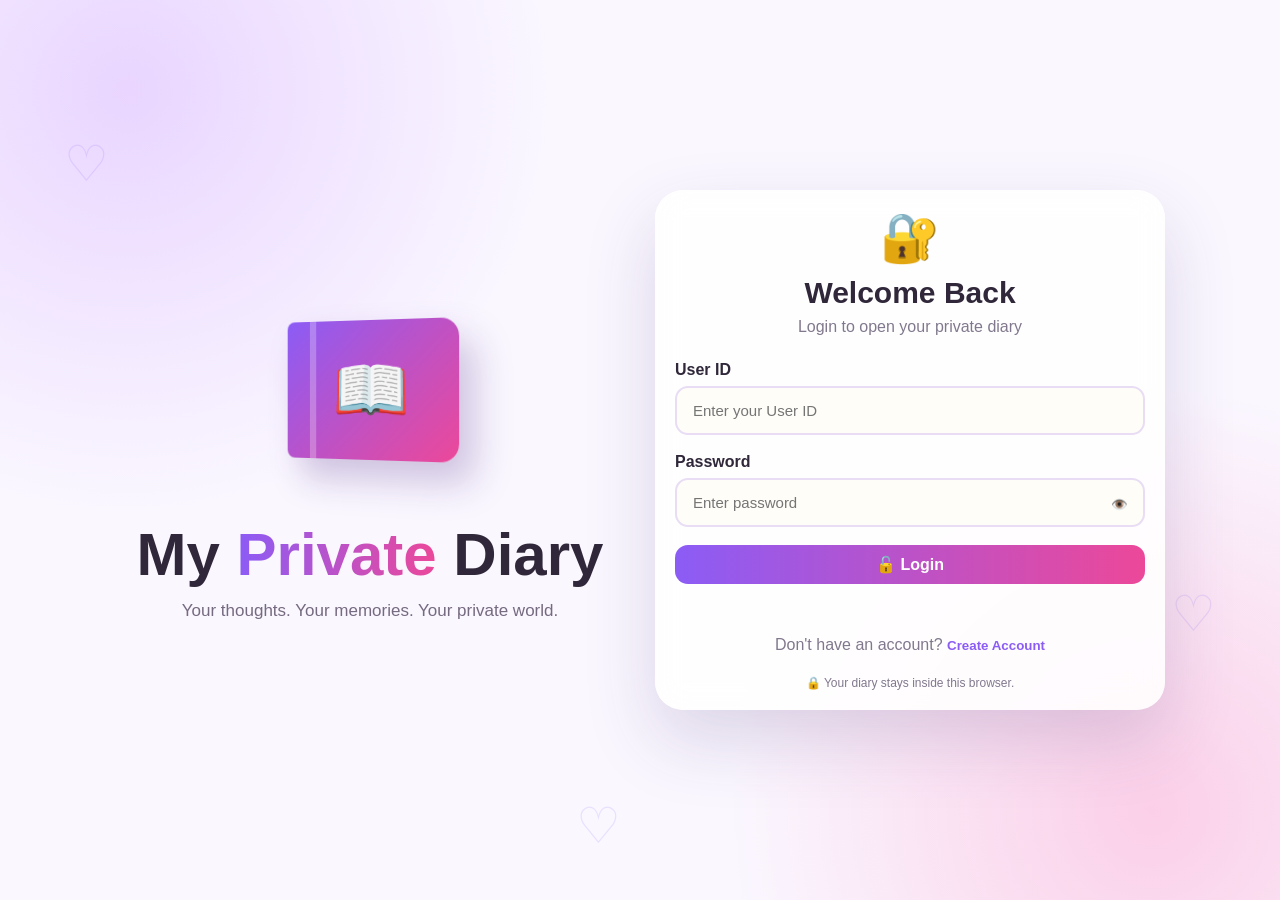
<file: index.html>
<!DOCTYPE html>
<html lang="en">

<head>
    <meta charset="UTF-8">
    <meta name="viewport" content="width=device-width, initial-scale=1.0">
    <title>Private Diary | Login</title>
    <link rel="stylesheet" href="style.css">
</head>

<body class="auth-body">

    <div class="floating-heart heart1">♡</div>
    <div class="floating-heart heart2">♡</div>
    <div class="floating-heart heart3">♡</div>

    <div class="auth-container">

        <div class="auth-left">
            <div class="book-animation">
                <div class="book">
                    <span>📖</span>
                </div>
            </div>

            <h1>My <span>Private</span> Diary</h1>
            <p>
                Your thoughts. Your memories. Your private world.
            </p>
        </div>

        <div class="auth-card">

            <div class="lock-icon">🔐</div>

            <h2 id="formTitle">Welcome Back</h2>

            <p class="auth-subtitle" id="formSubtitle">
                Login to open your private diary
            </p>

            <form id="authForm">

                <div class="input-group">
                    <label>User ID</label>
                    <input type="text" id="userId" placeholder="Enter your User ID" autocomplete="username" required>
                </div>

                <div class="input-group">
                    <label>Password</label>

                    <div class="password-box">
                        <input type="password" id="password" placeholder="Enter password"
                            autocomplete="current-password" required>

                        <button type="button" onclick="togglePassword()" id="eyeBtn">👁️</button>
                    </div>
                </div>

                <div id="confirmGroup" class="input-group hidden">
                    <label>Confirm Password</label>

                    <input type="password" id="confirmPassword" placeholder="Confirm your password">
                </div>


                <button class="auth-btn" type="submit" onclick="buttonSound()">
                    <span id="btnText">🔓 Login</span>
                </button>



            </form>

            <p class="message" id="message"></p>

            <div class="switch-mode">
                <span id="switchText">Don't have an account?</span>

                <button type="button" onclick="switchMode()" id="switchBtn">
                    Create Account
                </button>

            </div>

            <div class="security-note">
                🔒 Your diary stays inside this browser.
            </div>

        </div>
    </div>

    <script>

        let isRegister = false;

        const form = document.getElementById("authForm");
        const formTitle = document.getElementById("formTitle");
        const formSubtitle = document.getElementById("formSubtitle");
        const confirmGroup = document.getElementById("confirmGroup");
        const confirmPassword = document.getElementById("confirmPassword");
        const btnText = document.getElementById("btnText");
        const switchText = document.getElementById("switchText");
        const switchBtn = document.getElementById("switchBtn");
        const message = document.getElementById("message");

        function switchMode() {

            isRegister = !isRegister;

            message.textContent = "";

            if (isRegister) {

                formTitle.textContent = "Create Your Diary";

                formSubtitle.textContent =
                    "Create a private account for your diary";

                confirmGroup.classList.remove("hidden");

                confirmPassword.required = true;

                btnText.textContent = "✨ Create Account";

                switchText.textContent =
                    "Already have an account?";

                switchBtn.textContent = "Login";

            } else {

                formTitle.textContent = "Welcome Back";

                formSubtitle.textContent =
                    "Login to open your private diary";

                confirmGroup.classList.add("hidden");

                confirmPassword.required = false;

                btnText.textContent = "🔓 Login";

                switchText.textContent =
                    "Don't have an account?";

                switchBtn.textContent = "Create Account";
            }
        }


        function togglePassword() {

            const password = document.getElementById("password");
            const eye = document.getElementById("eyeBtn");

            if (password.type === "password") {

                password.type = "text";
                eye.textContent = "🙈";

            } else {

                password.type = "password";
                eye.textContent = "👁️";
            }
        }

        async function hashPassword(pwd) {
            const encoder = new TextEncoder();
            const data = encoder.encode(pwd);
            const hashBuffer = await crypto.subtle.digest('SHA-256', data);
            const hashArray = Array.from(new Uint8Array(hashBuffer));
            return hashArray.map(b => b.toString(16).padStart(2, '0')).join('');
        }

        function getUsers() {

            return JSON.parse(
                localStorage.getItem("privateDiaryUsers") || "{}"
            );
        }

        function saveUsers(users) {

            localStorage.setItem(
                "privateDiaryUsers",
                JSON.stringify(users)
            );
        }

        form.addEventListener("submit", async function (e) {

            e.preventDefault();

            const userId =
                document.getElementById("userId")
                    .value
                    .trim()
                    .toLowerCase();

            const password =
                document.getElementById("password").value;

            if (userId.length < 3) {

                showMessage(
                    "User ID must contain at least 3 characters.",
                    "error"
                );

                return;
            }

            if (password.length < 6) {

                showMessage(
                    "Password must contain at least 6 characters.",
                    "error"
                );

                return;
            }

            const users = getUsers();

            if (isRegister) {

                if (users[userId]) {

                    showMessage(
                        "This User ID already exists.",
                        "error"
                    );

                    return;
                }

                if (
                    password !==
                    confirmPassword.value
                ) {

                    showMessage(
                        "Passwords do not match.",
                        "error"
                    );

                    return;
                }

                const passwordHash =
                    await hashPassword(password);

                users[userId] = {
                    password: passwordHash,
                    createdAt: new Date().toISOString()
                };

                saveUsers(users);

                localStorage.setItem(
                    "diary_" + userId,
                    JSON.stringify([])
                );

                showMessage(
                    "Account created successfully! Please Login now.",
                    "success"
                );

                setTimeout(() => {
                    switchMode();
                    document.getElementById("password").value = "";
                    document.getElementById("confirmPassword").value = "";
                }, 1500);

            } else {

                if (!users[userId]) {

                    showMessage(
                        "User ID not found. Please Create an Account first.",
                        "error"
                    );

                    return;
                }

                const passwordHash =
                    await hashPassword(password);

                if (
                    passwordHash !==
                    users[userId].password
                ) {

                    showMessage(
                        "Incorrect password.",
                        "error"
                    );

                    return;
                }

                localStorage.setItem(
                    "currentUser",
                    userId
                );

                showMessage(
                    "Login successful! Opening diary...",
                    "success"
                );

                setTimeout(() => {

                    window.location.href =
                        "diary.html";

                }, 800);
            }

        });

        function showMessage(text, type) {

            message.textContent = text;

            message.className =
                "message " + type;
        }
        function buttonSound() {
            const audioContext = new (window.AudioContext || window.webkitAudioContext)();

            const oscillator = audioContext.createOscillator();
            const gainNode = audioContext.createGain();

            oscillator.connect(gainNode);
            gainNode.connect(audioContext.destination);

            oscillator.type = "sine";
            oscillator.frequency.setValueAtTime(600, audioContext.currentTime);
            oscillator.frequency.exponentialRampToValueAtTime(
                1000,
                audioContext.currentTime + 0.08
            );

            gainNode.gain.setValueAtTime(0.15, audioContext.currentTime);
            gainNode.gain.exponentialRampToValueAtTime(
                0.01,
                audioContext.currentTime + 0.12
            );

            oscillator.start();
            oscillator.stop(audioContext.currentTime + 0.12);
        }

    </script>

</body>

</html>
</file>
<file: style.css>
* {
     margin: 0;
     padding: 0;
     box-sizing: border-box;
 }

 :root {
     --bg: #f8f4ff;
     --card: rgba(255, 255, 255, .88);
     --paper: #fffdf8;
     --text: #30283a;
     --muted: #81788d;
     --primary: #8b5cf6;
     --secondary: #ec4899;
     --danger: #ef4444;
     --line: #e8ddf4;
     --shadow: rgba(83, 55, 120, .18);
 }

 .dark-mode {
     --bg: #11101a;
     --card: rgba(32, 29, 45, .94);
     --paper: #211e2c;
     --text: #f7f1ff;
     --muted: #aaa0b7;
     --line: #393344;
     --shadow: rgba(0, 0, 0, .45);
 }

 body {
     min-height: 100vh;
     font-family:
         "Segoe UI",
         Arial,
         sans-serif;
     color: var(--text);
     background: var(--bg);
 }

 .auth-body {
     min-height: 100vh;
     display: flex;
     justify-content: center;
     align-items: center;
     padding: 30px;

     background:
         radial-gradient(circle at 10% 10%,
             #e9d5ff,
             transparent 30%),
         radial-gradient(circle at 90% 90%,
             #fbcfe8,
             transparent 30%),
         #faf7ff;

     overflow: hidden;
 }


 .auth-container {
     width: min(1050px, 100%);
     display: grid;
     grid-template-columns: 1fr 1fr;
     gap: 30px;
     align-items: center;
 }


 .auth-left {
     text-align: center;
     animation: leftIn 1s ease;
 }


 .auth-left h1 {
     font-size: clamp(35px, 5vw, 60px);
     margin-top: 20px;
 }


 .auth-left h1 span {
     background:
         linear-gradient(90deg,
             #8b5cf6,
             #ec4899);

     -webkit-background-clip: text;
     color: transparent;
 }


 .auth-left p {
     color: #756a80;
     margin-top: 12px;
     font-size: 17px;
 }

 .book-animation {
     height: 220px;
     display: flex;
     justify-content: center;
     align-items: center;
 }

 .book {
     width: 180px;
     height: 140px;
     background:
         linear-gradient(135deg,
             #8b5cf6,
             #ec4899);

     border-radius: 8px 18px 18px 8px;

     display: flex;
     align-items: center;
     justify-content: center;

     box-shadow:
         15px 20px 35px rgba(80, 40, 130, .25);

     transform:
         perspective(700px) rotateY(-18deg);

     animation:
         bookFloat 4s ease-in-out infinite;
 }


 .book::before {
     content: "";
     position: absolute;

     width: 7px;
     height: 100%;

     left: 25px;

     background:
         rgba(255, 255, 255, .25);
 }


 .book span {
     font-size: 65px;
 }


 @keyframes bookFloat {

     0%,
     100% {
         transform:
             perspective(700px) rotateY(-18deg) translateY(0);
     }

     50% {
         transform:
             perspective(700px) rotateY(-12deg) translateY(-15px);
     }
 }

 .auth-card {
     background: var(--card);

     padding: 20px;

     border-radius: 28px;

     box-shadow:
         0 30px 70px var(--shadow);

     backdrop-filter: blur(15px);

     animation:
         cardIn .8s ease;
 }


 .lock-icon {
     font-size: 48px;
     text-align: center;
     margin-bottom: 10px;
 }


 .auth-card h2 {
     text-align: center;
     font-size: 30px;
 }


 .auth-subtitle {
     text-align: center;
     color: var(--muted);
     margin: 8px 0 25px;
 }


 .input-group {
     margin-bottom: 18px;
 }


 .input-group label {
     display: block;
     font-weight: 600;
     margin-bottom: 7px;
 }


 .input-group input {
     width: 100%;

     padding: 14px 16px;

     border: 2px solid var(--line);

     border-radius: 13px;

     outline: none;

     font-size: 15px;

     background: var(--paper);

     color: var(--text);

     transition: .3s;
 }


 .input-group input:focus {
     border-color: var(--primary);

     box-shadow:
         0 0 0 4px rgba(139, 92, 246, .1);
 }


 .password-box {
     display: flex;
     position: relative;
 }


 .password-box input {
     padding-right: 50px;
 }


 .password-box button {
     position: absolute;
     right: 5px;
     top: 5px;

     width: 42px;
     height: 42px;

     border: none;
     background: transparent;

     cursor: pointer;
 }


 .auth-btn {
     width: 100%;

     padding: 10px;

     border: none;

     border-radius: 13px;

     color: white;

     font-size: 16px;
     font-weight: 700;

     cursor: pointer;

     background:
         linear-gradient(90deg,
             #8b5cf6,
             #ec4899);

     transition: .3s;
 }


 .auth-btn:hover {
     transform: translateY(-3px);

     box-shadow:
         0 12px 25px rgba(139, 92, 246, .3);
 }


 .switch-mode {
     text-align: center;
     margin-top: 20px;

     color: var(--muted);
 }


 .switch-mode button {
     border: none;
     background: none;

     color: var(--primary);

     font-weight: 700;

     cursor: pointer;
 }


 .security-note {
     margin-top: 22px;

     text-align: center;

     font-size: 12px;

     color: var(--muted);
 }


 .message {
     text-align: center;
     min-height: 20px;
     margin-top: 12px;
     font-size: 14px;
 }


 .message.error {
     color: var(--danger);
 }


 .message.success {
     color: #16a34a;
 }


 .hidden {
     display: none;
 }


 /* Floating hearts */

 .floating-heart {
     position: fixed;

     font-size: 50px;

     color: rgba(139, 92, 246, .15);

     animation:
         floatHeart 8s infinite ease-in-out;

     pointer-events: none;
 }


 .heart1 {
     left: 5%;
     top: 15%;
 }


 .heart2 {
     right: 5%;
     top: 65%;
     animation-delay: 2s;
 }


 .heart3 {
     left: 45%;
     bottom: 5%;
     animation-delay: 4s;
 }


 @keyframes floatHeart {

     0%,
     100% {
         transform:
             translateY(0) rotate(0);
     }

     50% {
         transform:
             translateY(-35px) rotate(15deg);
     }
 }


 /* =========================
   DIARY PAGE
========================= */

 .diary-body {
     background:
         radial-gradient(circle at 5% 10%,
             rgba(139, 92, 246, .12),
             transparent 25%),
         radial-gradient(circle at 95% 80%,
             rgba(236, 72, 153, .1),
             transparent 25%),
         var(--bg);
 }


 /* Topbar */

 .topbar {
     height: 75px;

     padding:
         0 5%;

     display: flex;

     justify-content:
         space-between;

     align-items: center;

     background:
         var(--card);

     border-bottom:
         1px solid var(--line);

     backdrop-filter:
         blur(15px);

     position: sticky;
     top: 0;

     z-index: 100;
 }


 .brand {
     font-size: 22px;
     font-weight: 800;
 }


 .brand span {
     background:
         linear-gradient(90deg,
             var(--primary),
             var(--secondary));

     -webkit-background-clip: text;

     color: transparent;
 }


 .user-area {
     display: flex;
     align-items: center;
     gap: 10px;
 }


 .user-area>span {
     color: var(--muted);
     font-size: 14px;
 }


 .theme-btn,
 .logout-btn {
     border: none;
     border-radius: 10px;
     padding: 10px 13px;
     cursor: pointer;
 }


 .theme-btn {
     background: var(--paper);
 }


 .logout-btn {
     background: #fee2e2;
     color: #dc2626;
 }


 .dark-mode .logout-btn {
     background: #3a2027;
 }


 /* Main */

 .diary-container {
     width: min(1050px, 92%);
     margin: auto;
     padding: 45px 0;
 }

 .diary-heading {
     text-align: center;
     margin-bottom: 30px;

     animation:
         slideDown .8s ease;
 }

 .diary-heading h1 {
     font-size:
         clamp(35px, 6vw, 60px);

     margin: 8px 0;
 }


 .diary-heading h1 span {
     background:
         linear-gradient(90deg,
             var(--primary),
             var(--secondary));

     -webkit-background-clip: text;
     color: transparent;
 }


 .diary-heading p {
     color: var(--muted);
 }

 .paper {
     position: relative;

     padding: 30px 40px;

     background: var(--paper);

     border-radius: 18px;

     box-shadow:
         0 25px 60px var(--shadow);

     overflow: hidden;

     animation:
         paperOpen 1s ease;
 }


 .paper::before {
     content: "";

     position: absolute;

     left: 38px;
     top: 0;
     bottom: 0;

     width: 2px;

     background:
         rgba(236, 72, 153, .2);
 }


 .paper::after {
     content: "";

     position: absolute;

     left: 0;
     right: 0;
     top: 70px;

     height: 1px;

     background:
         rgba(139, 92, 246, .12);
 }


 .paper-top {
     display: flex;

     justify-content:
         space-between;

     align-items: center;

     margin-left: 25px;

     margin-bottom: 30px;

     color: var(--muted);

     font-size: 14px;
 }


 .save-status {
     color: #16a34a;
 }


 /* Title */

 .entry-title {
     width: 100%;

     border: none;
     outline: none;

     background: transparent;

     color: var(--text);

     font-size: 32px;
     font-weight: 800;

     margin-left: 25px;

     margin-bottom: 18px;

     width: calc(100% - 25px);
 }


 .entry-title::placeholder,
 .entry-content::placeholder {
     color: var(--muted);
 }

 .entry-content {
     width: calc(100% - 25px);

     margin-left: 25px;

     min-height: 360px;

     border: none;
     outline: none;

     resize: vertical;

     color: var(--text);

     background:
         repeating-linear-gradient(transparent,
             transparent 34px,
             var(--line) 35px);

     font-size: 17px;

     line-height: 35px;

     padding: 0 5px;
 }

 .paper-bottom {
     display: flex;

     justify-content:
         space-between;

     align-items: center;

     margin:
         20px 0 0 25px;

     gap: 15px;

     flex-wrap: wrap;
 }


 .counter {
     color: var(--muted);
     font-size: 13px;
 }


 .save-btn {
     border: none;

     padding: 13px 20px;

     border-radius: 12px;

     color: white;

     font-weight: 700;

     cursor: pointer;

     background:
         linear-gradient(90deg,
             var(--primary),
             var(--secondary));

     transition: .3s;
 }


 .save-btn:hover {
     transform: translateY(-3px);

     box-shadow:
         0 10px 25px rgba(139, 92, 246, .3);
 }

 .entries-section {
     margin-top: 50px;
 }


 .section-title {
     display: flex;

     justify-content:
         space-between;

     align-items: center;

     margin-bottom: 15px;
 }


 .section-title h2 {
     font-size: 27px;
 }


 .section-title span {
     color: var(--muted);
 }


 .search-box {
     width: 100%;

     padding: 15px 18px;

     border:
         2px solid var(--line);

     border-radius: 13px;

     outline: none;

     background:
         var(--card);

     color: var(--text);

     font-size: 15px;

     margin-bottom: 20px;
 }


 .search-box:focus {
     border-color:
         var(--primary);
 }

 .entries-grid {
     display: grid;

     grid-template-columns:
         repeat(auto-fit,
             minmax(250px, 1fr));

     gap: 20px;
 }


 .memory-card {
     position: relative;

     padding: 23px;

     background:
         var(--card);

     border:
         1px solid var(--line);

     border-radius: 18px;

     box-shadow:
         0 12px 30px var(--shadow);

     transition: .35s;

     animation:
         cardAppear .5s ease;
 }


 .memory-card:hover {
     transform:
         translateY(-7px);

     box-shadow:
         0 20px 40px var(--shadow);
 }


 .memory-icon {
     font-size: 25px;
     margin-bottom: 10px;
 }


 .memory-card small {
     color: var(--muted);
 }


 .memory-card h3 {
     margin: 9px 0;

     font-size: 20px;
 }


 .memory-card p {
     color: var(--muted);

     line-height: 1.6;

     display:
         -webkit-box;

     -webkit-line-clamp: 4;

     -webkit-box-orient: vertical;

     overflow: hidden;
 }


 .card-buttons {
     display: flex;

     gap: 8px;

     margin-top: 15px;
 }


 .card-buttons button {
     border: none;

     padding: 8px 12px;

     border-radius: 8px;

     cursor: pointer;

     background:
         rgba(139, 92, 246, .12);

     color:
         var(--primary);
 }


 .card-buttons .delete {
     background:
         rgba(239, 68, 68, .1);

     color:
         #ef4444;
 }

 .empty-state {
     grid-column: 1 / -1;

     text-align: center;

     padding: 60px 20px;

     color: var(--muted);
 }


 .empty-state div {
     font-size: 60px;
     margin-bottom: 15px;
 }


 .toast {
     position: fixed;

     bottom: 25px;
     right: 25px;

     padding: 14px 20px;

     border-radius: 12px;

     color: white;

     background:
         linear-gradient(90deg,
             var(--primary),
             var(--secondary));

     box-shadow:
         0 10px 30px var(--shadow);

     transform:
         translateY(100px);

     opacity: 0;

     transition: .4s;

     z-index: 999;
 }


 .toast.show {
     transform:
         translateY(0);

     opacity: 1;
 }

 @keyframes leftIn {

     from {
         opacity: 0;
         transform: translateX(-50px);
     }

     to {
         opacity: 1;
         transform: translateX(0);
     }
 }


 @keyframes cardIn {

     from {
         opacity: 0;
         transform: scale(.9);
     }

     to {
         opacity: 1;
         transform: scale(1);
     }
 }


 @keyframes slideDown {

     from {
         opacity: 0;
         transform: translateY(-30px);
     }

     to {
         opacity: 1;
         transform: translateY(0);
     }
 }


 @keyframes paperOpen {

     from {
         opacity: 0;
         transform:
             perspective(800px) rotateX(10deg) translateY(30px);
     }

     to {
         opacity: 1;
         transform:
             perspective(800px) rotateX(0) translateY(0);
     }
 }


 @keyframes cardAppear {

     from {
         opacity: 0;
         transform:
             translateY(20px) scale(.97);
     }

     to {
         opacity: 1;
         transform:
             translateY(0) scale(1);
     }
 }


 @media(max-width: 750px) {

     .auth-container {
         grid-template-columns: 1fr;
     }


     .auth-left {
         display: none;
     }


     .auth-card {
         padding: 30px 22px;
     }


     .topbar {
         padding: 0 4%;
     }


     .brand {
         font-size: 18px;
     }


     .user-area>span {
         display: none;
     }


     .logout-btn {
         font-size: 0;
     }


     .logout-btn::after {
         content: "🚪";
         font-size: 17px;
     }


     .diary-container {
         width: 94%;
         padding-top: 30px;
     }


     .paper {
         padding: 22px 18px;
     }


     .paper::before {
         left: 18px;
     }


     .paper-top,
     .entry-title,
     .entry-content,
     .paper-bottom {
         margin-left: 15px;
     }


     .entry-title {
         font-size: 25px;
     }


     .entry-content {
         width: calc(100% - 15px);
         min-height: 300px;
     }


     .paper-bottom {
         flex-direction: column;
         align-items: stretch;
     }


     .save-btn {
         width: 100%;
     }


     .section-title {
         align-items: flex-start;
         gap: 8px;
         flex-direction: column;
     }

 }


 @media(max-width: 400px) {

     .auth-body {
         padding: 15px;
     }


     .auth-card {
         border-radius: 20px;
     }


     .diary-heading h1 {
         font-size: 35px;
     }


     .paper {
         border-radius: 14px;
     }

 }
</file>
